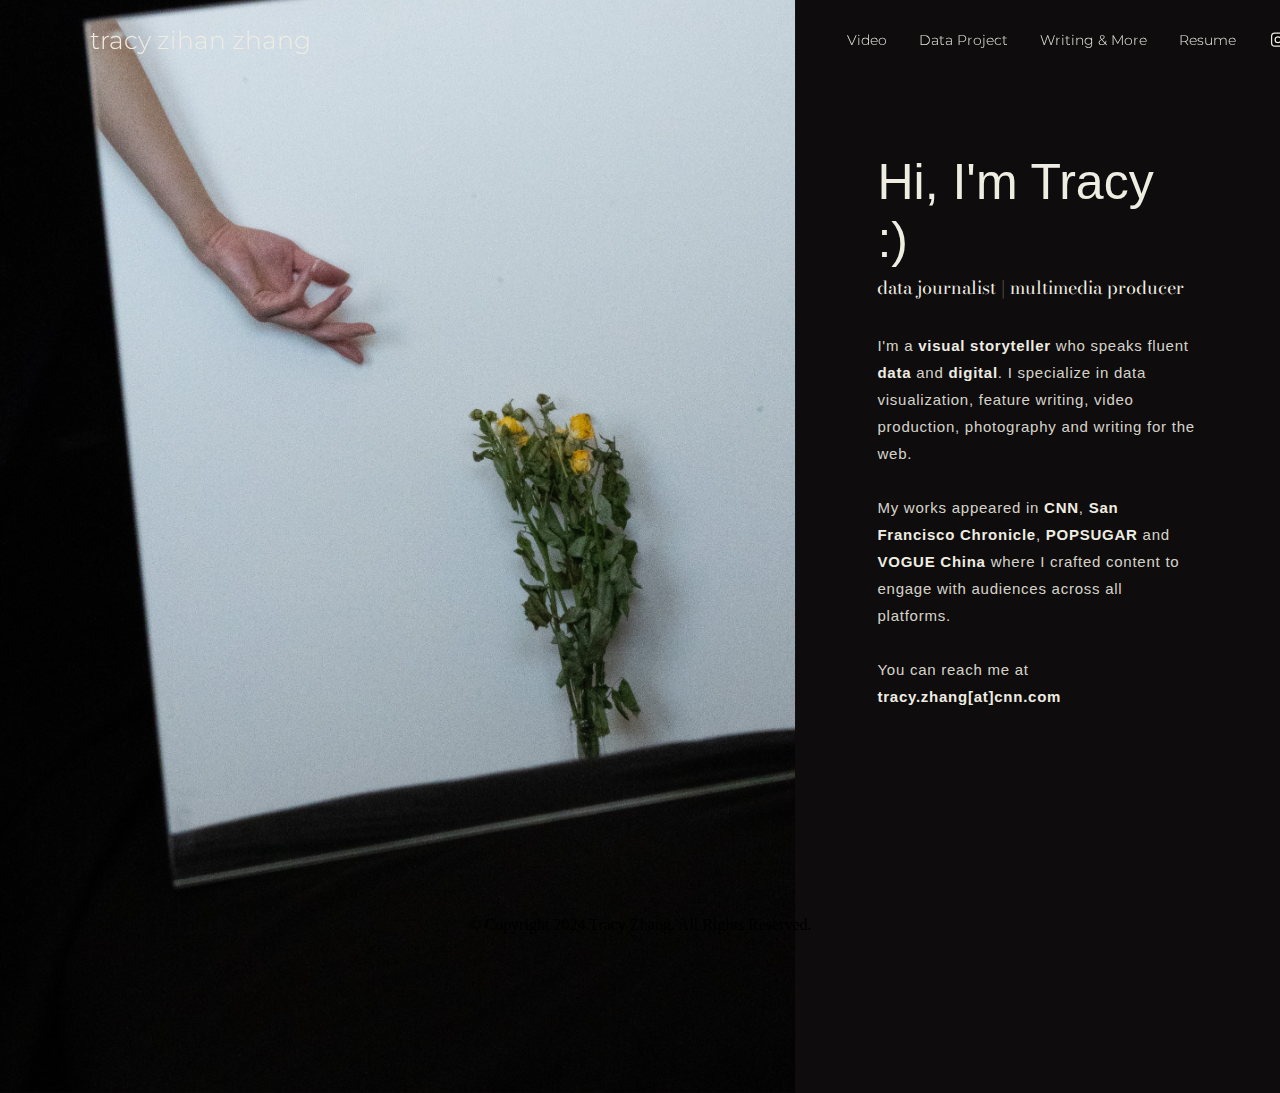
<file: docs/index.html>
<!DOCTYPE html>
<html>
  <head>
    <link href="./css/main_page.css" rel="stylesheet" type="text/css">
    <link rel="preconnect" href="https://fonts.googleapis.com">
    <link rel="preconnect" href="https://fonts.gstatic.com" crossorigin>
    <link href="https://fonts.googleapis.com/css2?family=Montserrat:wght@200;300;500;600;700&display=swap" rel="stylesheet">
    <link href="https://fonts.googleapis.com/css2?family=Bodoni+Moda:ital,opsz,wght@0,6..96,400..900;1,6..96,400..900&display=swap" rel="stylesheet">
    <title>Tracy Zhang | portfolio</title>  
    <script data-goatcounter="https://tracyzz.goatcounter.com/count"
        async src="//gc.zgo.at/count.js"></script>
  </head>


  <body>
    <!-- navigation bar top -->
    <nav>
      <div class="title"><a href="index.html">tracy zihan zhang</a></div>
      
      <ul>
        <li><a href="video_page.html">Video</a></li>
        <li><a href="data_page.html">Data Project</a></li>
        <li><a href="writing_page.html">Writing & More</a></li>
        <li><a href="./src/pdfs/resume.pdf" download="Tracy Zhang Resume.pdf">Resume</a></li>
        <li class="social-icons">
          <a href="https://www.instagram.com/kacha_kachaaa/?__d=11" target="_blank">
            <svg id="instagram" xmlns="http://www.w3.org/2000/svg" viewBox="0 0 500 350" aria-label="Instagram">

                <!-- rounded-square frame (black fill, white stroke) -->
                <rect class="stencil" x="75" y="75" width="270" height="270" rx="65.88" ry="65.88"/>

                <!-- lens circle (black fill, white stroke) -->
                <circle class="stencil" cx="208.5" cy="211.5" r="60"/>

                <!-- tiny viewfinder dot (white fill) -->
                <circle class="dot" cx="291.5" cy="127.5" r="15"/>
            </svg>
          </a>
        </li>

        <li class="social-icons">
          <a href="https://www.linkedin.com/in/tracyzzz/" target="_blank">
              <svg id="linkedin" xmlns="http://www.w3.org/2000/svg" viewBox="0 0 500 350" aria-label="LinkedIn">

                <!-- rounded-square frame -->
                <rect class="stencil" x="75" y="75" width="270" height="270" rx="50" ry="50"/>

                <!-- "i" -->
                <circle class="dot" cx="150" cy="150" r="20"/>
                <rect class="dot" x="135" y="190" width="35" height="90"/>

                <!-- "n" -->
                <rect class="dot" x="190" y="190" width="35" height="90"/>
                <rect class="dot" x="200" y="180" width="85" height="30"/>
                <rect class="dot" x="250" y="190" width="35" height="90"/>

            </svg>
          </a>
        </li>

        <li class="social-icons">
          <a href="https://github.com/tracyzzzz" target="_blank">
              <svg id="github" xmlns="http://www.w3.org/2000/svg" viewBox="0 0 500 350" aria-label="GitHub">

                <!-- rounded-square frame -->
                <rect class="stencil" x="75" y="75" width="270" height="270" rx="65" ry="65"/>

                <!-- head -->
                <ellipse class="dot" cx="210" cy="200" rx="85" ry="65"/>

                <!-- Ears -->
                <polygon class="dot" points="150,162 160,120 200,140"/>
                <polygon class="dot" points="215,140 255,120 265,162"/>

                <!-- Body -->
                <polygon class="dot" points="170,350 200,160 220,160 250,350"/>

            </svg>
          </a>
        </li>

      </ul>
    </nav>


    <!--hamburger bar side -->
    <!-- <div role="navigation">
      <div id="menuToggle">
        <input type="checkbox" />
          <span></span>
          <span></span>
          <span></span>
          <ul id="menu">
            <li><a href="#mapSection">Map Tool</a></li>
            <li><a href="#dataSection">Data</a></li>
            <li><a href="#narrativeSection">Student voices</a></li> -->
            <!--the below section can be added if you want students to submit crime tips 
              to you about incidents they see on your site-->
            <!--<a href="#tipsSection"><li>Your Story</li></a> -->
            <!-- <li><a href="#inspoSection">About Us</a></li>
          </ul>
      </div>
    </div> -->

    <section id="landing-page">
      <div id="image">
        <img src="./src/DSC05643_edited.jpg"/>
      </div>

      <div id="text">
        <div id="text-content">
          <div id="titles">
            <h1>Hi, I'm Tracy :)</h1>
            <p>data journalist | multimedia producer</p>
          </div>

          <div id="paragraph">
              <p>I'm a <b>visual storyteller</b> who speaks fluent <b>data</b> and <b>digital</b>. I specialize in data visualization, feature writing, video production, photography and writing for the web.  
                <br><br>
                My works appeared in <b>CNN</b>, <b>San Francisco Chronicle</b>, <b>POPSUGAR</b> and <b>VOGUE China</b> where I crafted content to engage with audiences across all platforms.
                <br><br>
                You can reach me at <b>tracy.zhang[at]cnn.com</b>
              </p>
          </div>
        </div>
      </div>

    </section>
  </body>
  <footer> 
    <p> © Copyright 2024 Tracy Zhang. All Rights Reserved. </p>
  </footer>
</html>
</file>
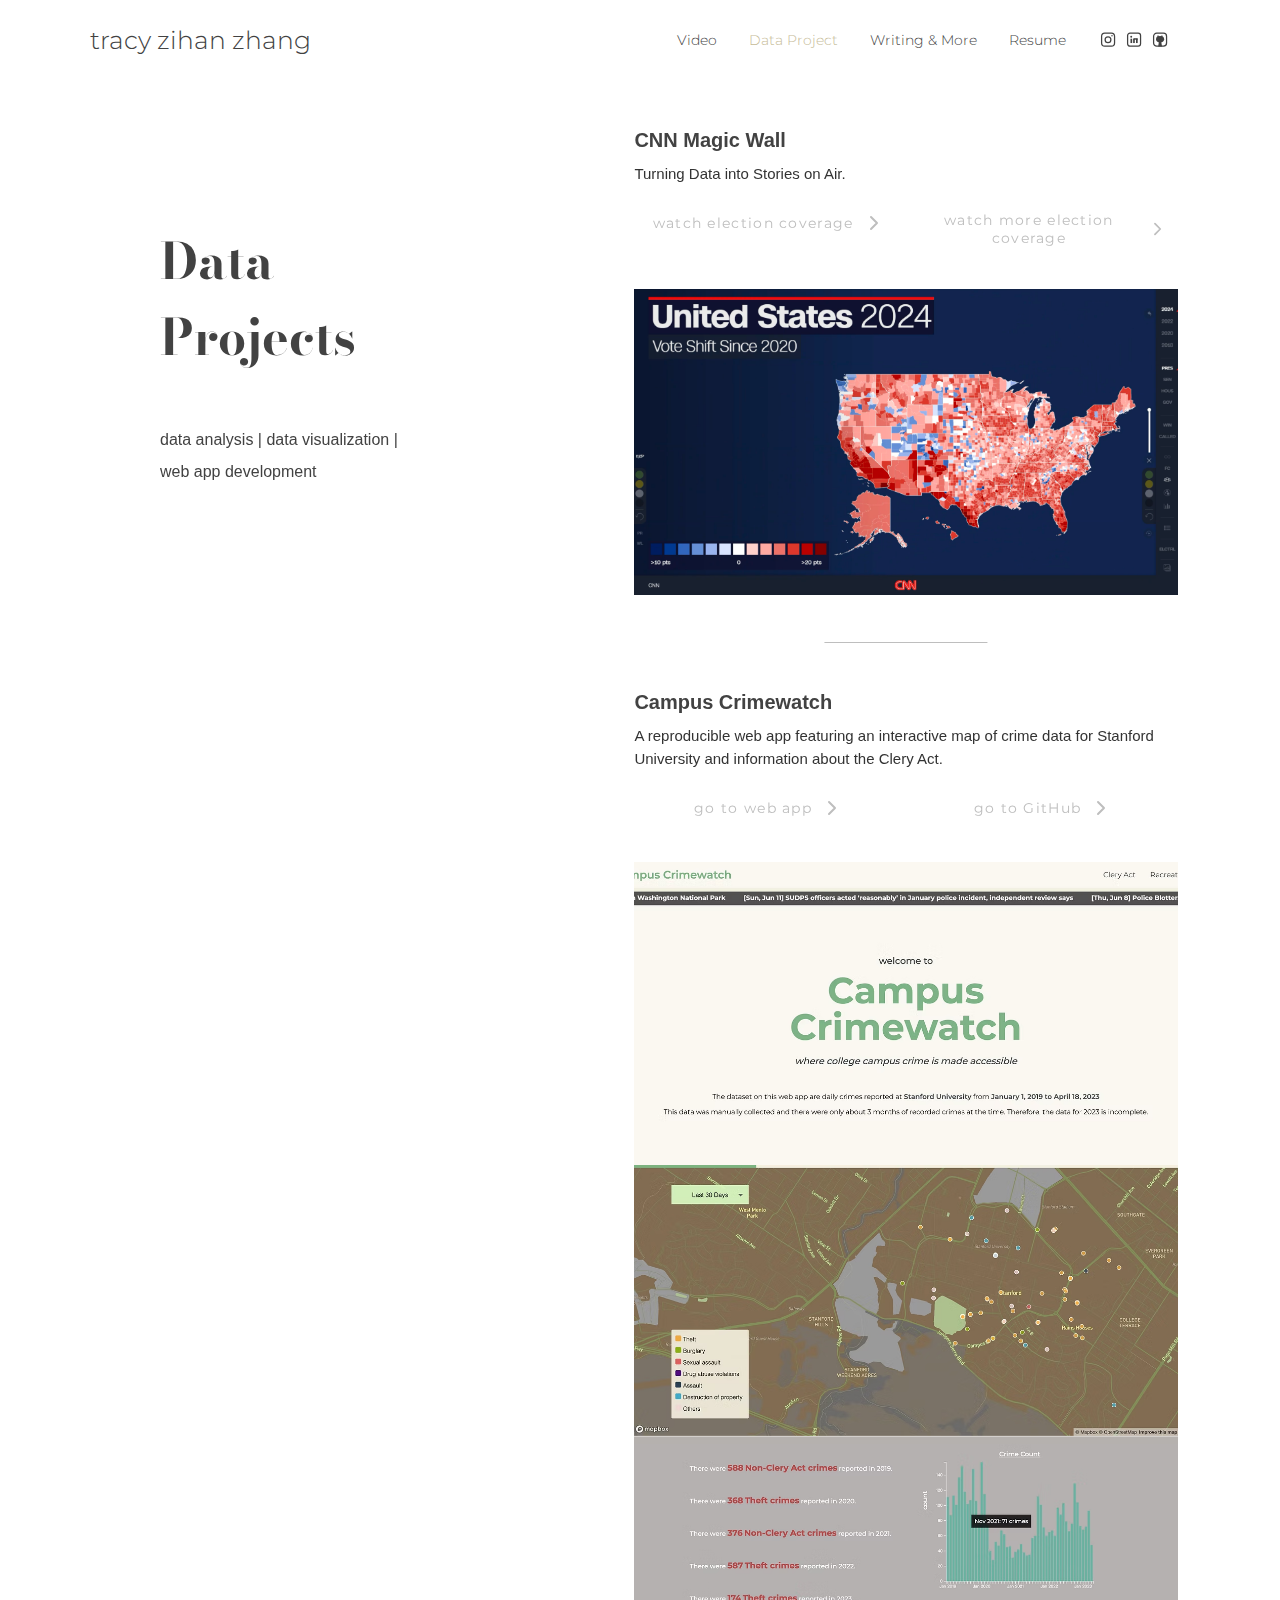
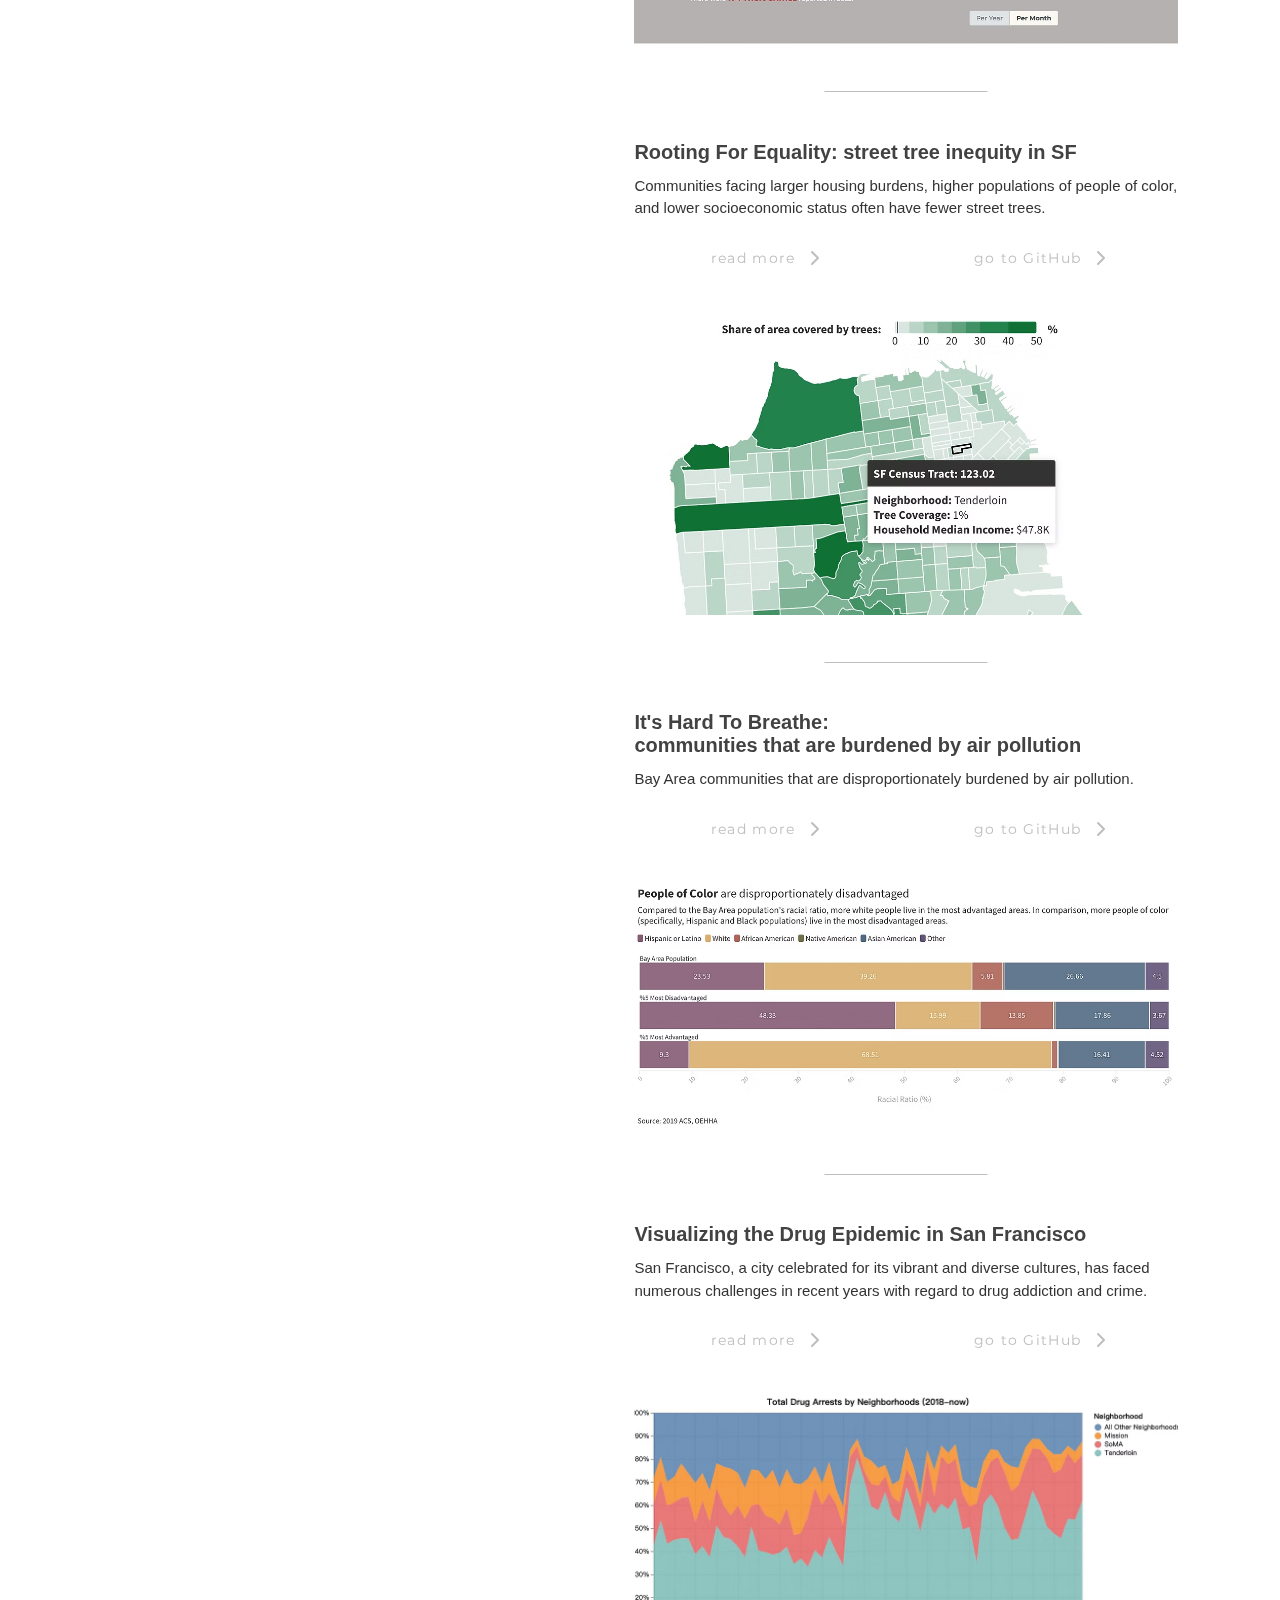
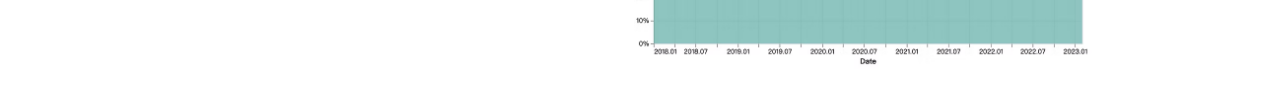
<file: docs/data_page.html>
<!DOCTYPE html>
<html>
  <head>
    <link href="../css/data_page.css" rel="stylesheet" type="text/css">
    <link href="https://fonts.googleapis.com/css2?family=Montserrat:wght@200;300;500;600;700&display=swap" rel="stylesheet">
    <link href="https://fonts.googleapis.com/css2?family=Bodoni+Moda:ital,opsz,wght@0,6..96,400..900;1,6..96,400..900&display=swap" rel="stylesheet">
    <title>Tracy Zhang | Data Project</title>  
  </head>


  <body>
    <nav>
      <div class="title"><a href="index.html">tracy zihan zhang</a></div>
      
      <ul>
        <li><a href="video_page.html">Video</a></li>
        <li><a class="selected" href="data_page.html">Data Project</a></li>
        <li><a href="writing_page.html">Writing & More</a></li>
        <li><a href="">Resume</a></li>
        <li class="social-icons">
          <a href="https://www.instagram.com/kacha_kachaaa/?__d=11" target="_blank">
            <svg id="instagram" xmlns="http://www.w3.org/2000/svg" viewBox="0 0 500 350" aria-label="Instagram">

                <!-- rounded-square frame (black fill, white stroke) -->
                <rect class="stencil" x="75" y="75" width="270" height="270" rx="65.88" ry="65.88"/>

                <!-- lens circle (black fill, white stroke) -->
                <circle class="stencil" cx="208.5" cy="211.5" r="60"/>

                <!-- tiny viewfinder dot (white fill) -->
                <circle class="dot" cx="291.5" cy="127.5" r="15"/>
            </svg>
          </a>
        </li>

        <li class="social-icons">
          <a href="https://www.linkedin.com/in/tracyzzz/" target="_blank">
              <svg id="linkedin" xmlns="http://www.w3.org/2000/svg" viewBox="0 0 500 350" aria-label="LinkedIn">

                <!-- rounded-square frame -->
                <rect class="stencil" x="75" y="75" width="270" height="270" rx="50" ry="50"/>

                <!-- "i" -->
                <circle class="dot" cx="150" cy="150" r="20"/>
                <rect class="dot" x="135" y="190" width="35" height="90"/>

                <!-- "n" -->
                <rect class="dot" x="190" y="190" width="35" height="90"/>
                <rect class="dot" x="200" y="180" width="85" height="30"/>
                <rect class="dot" x="250" y="190" width="35" height="90"/>

            </svg>
          </a>
        </li>

        <li class="social-icons">
          <a href="https://github.com/tracyzzzz" target="_blank">
              <svg id="github" xmlns="http://www.w3.org/2000/svg" viewBox="0 0 500 350" aria-label="GitHub">

                <!-- rounded-square frame -->
                <rect class="stencil" x="75" y="75" width="270" height="270" rx="65" ry="65"/>

                <!-- head -->
                <ellipse class="dot" cx="210" cy="200" rx="85" ry="65"/>

                <!-- Ears -->
                <polygon class="dot" points="150,162 160,120 200,140"/>
                <polygon class="dot" points="215,140 255,120 265,162"/>

                <!-- Body -->
                <polygon class="dot" points="170,350 200,160 220,160 250,350"/>

            </svg>
          </a>
        </li>

      </ul>
    </nav>

    <section id="data-page">
      <div id="title">
        <h1>Data <br> Projects</h1>
        <p>data analysis | data visualization | <br> web app development</p>
      </div>

      <div id="projects">
        <div id="project5" class="project">
          <h2>CNN Magic Wall</h2>
          <p>Turning Data into Stories on Air.</p>
          <div class="buttons">
            <a href="https://www.youtube.com/watch?v=5_DHl4Kp77A" target="_blank">
              <button>
                watch election coverage
                <svg width="12" height="12" viewBox="0 0 24 24" fill="none" xmlns="http://www.w3.org/2000/svg">
                  <path d="M9 18L15 12L9 6" stroke-width="2" stroke-linecap="round" stroke-linejoin="round"/>
                </svg>
              </button>
            </a>
            <a href="https://www.youtube.com/watch?v=3PTnzXozmhc" target="_blank">
              <button>
                watch more election coverage
                <svg width="12" height="12" viewBox="0 0 24 24" fill="none" xmlns="http://www.w3.org/2000/svg">
                  <path d="M9 18L15 12L9 6" stroke-width="2" stroke-linecap="round" stroke-linejoin="round"/>
                </svg>
              </button>
            </a>
          </div>
          <img src="../src/vote shifts.png" alt="Campus Crimewatch Screenshot">
        </div>


        <div id="project1" class="project">
          <h2>Campus Crimewatch</h2>
          <p>A reproducible web app featuring an interactive map of crime data for Stanford University and information about the Clery Act.</p>
          <div class="buttons">
            <a href="https://campus-crime-watch.github.io/" target="_blank">
              <button>
                go to web app
                <svg width="12" height="12" viewBox="0 0 24 24" fill="none" xmlns="http://www.w3.org/2000/svg">
                  <path d="M9 18L15 12L9 6" stroke-width="2" stroke-linecap="round" stroke-linejoin="round"/>
                </svg>
              </button>
            </a>
            <a href="https://github.com/campus-crime-watch/campus-crime-watch.github.io" target="_blank">
              <button>
                go to GitHub
                <svg width="12" height="12" viewBox="0 0 24 24" fill="none" xmlns="http://www.w3.org/2000/svg">
                  <path d="M9 18L15 12L9 6" stroke-width="2" stroke-linecap="round" stroke-linejoin="round"/>
                </svg>
              </button>
            </a>
          </div>
          <img src="../src/campus_crimewatch.avif" alt="Campus Crimewatch Screenshot">
          <img src="../src/map.avif" alt="Campus Crimewatch Screenshot">
          <img src="../src/d3.avif" alt="Campus Crimewatch Screenshot">
        </div>
        
        <div id="project2" class="project">
          <h2>Rooting For Equality: street tree inequity in SF</h2>
          <p>Communities facing larger housing burdens, higher populations of people of color, and lower socioeconomic status often have fewer street trees.</p>
          <div class="buttons">
            <a href="trees_story.html" target="_blank">
              <button>
                read more
                <svg width="12" height="12" viewBox="0 0 24 24" fill="none" xmlns="http://www.w3.org/2000/svg">
                  <path d="M9 18L15 12L9 6" stroke-width="2" stroke-linecap="round" stroke-linejoin="round"/>
                </svg>
              </button>
            </a>
            <a href="https://github.com/tracyzzzz/sf_trees_inequity" target="_blank">
              <button>
                go to GitHub
                <svg width="12" height="12" viewBox="0 0 24 24" fill="none" xmlns="http://www.w3.org/2000/svg">
                  <path d="M9 18L15 12L9 6" stroke-width="2" stroke-linecap="round" stroke-linejoin="round"/>
                </svg>
              </button>
            </a>
          </div>
          <img src="../src/trees.avif" alt="Rooting For Equality Screenshot">
        </div>

        <div id="project3" class="project">
          <h2>It's Hard To Breathe: <br>
          communities that are burdened by air pollution</h2>
          <p>Bay Area communities that are disproportionately burdened by air pollution.</p>
          <div class="buttons">
            <a href="https://public.flourish.studio/story/1765355/" target="_blank">
              <button>
                read more
                <svg width="12" height="12" viewBox="0 0 24 24" fill="none" xmlns="http://www.w3.org/2000/svg">
                  <path d="M9 18L15 12L9 6" stroke-width="2" stroke-linecap="round" stroke-linejoin="round"/>
                </svg>
              </button>
            </a>
            <a href="https://github.com/tracyzzzz/air_quality_inequity" target="_blank">
              <button>
                go to GitHub
                <svg width="12" height="12" viewBox="0 0 24 24" fill="none" xmlns="http://www.w3.org/2000/svg">
                  <path d="M9 18L15 12L9 6" stroke-width="2" stroke-linecap="round" stroke-linejoin="round"/>
                </svg>
              </button>
            </a>
          </div>
          <img src="../src/pollution.avif" alt="Air Quality Screenshot">
        </div>

        <div id="project4" class="project">
          <h2>Visualizing the Drug Epidemic in San Francisco</h2>
          <p>San Francisco, a city celebrated for its vibrant and diverse cultures, has faced numerous challenges in recent years with regard to drug addiction and crime.</p>
          <div class="buttons">
            <a href="https://nbviewer.org/github/fishdmy/sfpd-data/blob/main/notebooks/drug_epidemic.ipynb" target="_blank">
              <button>
                read more
                <svg width="12" height="12" viewBox="0 0 24 24" fill="none" xmlns="http://www.w3.org/2000/svg">
                  <path d="M9 18L15 12L9 6" stroke-width="2" stroke-linecap="round" stroke-linejoin="round"/>
                </svg>
              </button>
            </a>
            <a href="https://github.com/fishdmy/sfpd-data" target="_blank">
              <button>
                go to GitHub
                <svg width="12" height="12" viewBox="0 0 24 24" fill="none" xmlns="http://www.w3.org/2000/svg">
                  <path d="M9 18L15 12L9 6" stroke-width="2" stroke-linecap="round" stroke-linejoin="round"/>
                </svg>
              </button>
            </a>
          </div>
          <img src="../src/drugs.avif" alt="Visualizing the Drug Epidemic in San Francisco Screenshot">
        </div>
      </div>

    </section>
  </body>
</html>
</file>
<file: docs/css/main_page.css>
body {
    margin: 0; 
    padding: 0;
    background-color: #0E0C0C;
    text-align: center;
    overflow: hidden;
  }

nav {
    /* box-shadow: 0px 2px 10px #F5F1E0;  */
    font-family: 'Montserrat', sans-serif;
    overflow: hidden;
    display: flex;
    justify-content: space-between;
    align-items: center;
    padding: 0px 20px;
    margin: 0;
    box-sizing: border-box;
    width: 100%;
    min-width: 1450px; 
    position:fixed;
    top:0;
    z-index: 5;
    height: 80px; /* Add explicit height for the nav */
  }

nav .title {
    color: #EFECE2;
    font-size: 25px;
    margin-left: 70px;
    font-weight: 300;
    display: flex;
    align-items: left;
  }

nav .title a {
    text-decoration: None;
    color:#EFECE2;
  }
  
nav ul {
    list-style-type: none;
    margin-right: 100px;
    padding: 0;
    display: flex;
    align-items: center;
  }
  
nav li {
    margin-right: 0px;
    padding: 0px 0px;
    vertical-align: middle;
  }

nav li a {
    display:block;
    color: #EFECE2;
    text-align: center;
    padding: 33px 16px;
    font-size: 14px;
    text-decoration: none;
    font-weight: 300;
    transition: color 0.3s ease;
  }
  
nav li a:hover {
    color: #C6BB97;
    margin:0;
    padding:auto;
  }

nav li .selected,
nav li .selected:hover {
  color: #C6BB97;
}

svg { width: 24px; height: 24px; color: #EFECE2; transition: color 0.3s ease;} 

svg:hover { width: 24px; height: 24px; color: #C6BB97; } 



.social-icons {
  margin-left: 0px; /* Reduce this value to bring them closer */
  margin-right: -30px; /* Add this to control spacing */
}

/* draw as white strokes on black fill */
.social-icons .stencil {
    fill:#000;                 /* inside is black to blend with dark bg */
    stroke:currentColor;       /* line color = white from svg { color } */
    stroke-width:26;           /* adjust thickness to taste */
    stroke-linecap:round;
    stroke-linejoin:round;
    shape-rendering:geometricPrecision;
}
.social-icons .dot {
    fill:currentColor;         
    stroke:none;
}



#landing-page {
    display: flex;
    height: 100vh;
    text-align: center;
    position:relative;    
    font-family: 'Avenir',sans-serif;
    min-width: 1450px; 
  }

  #landing-page #image {
    flex: 1; /* 50% of the page */
    display: flex;
    justify-content: center;
    align-items: center;

  }

  #landing-page #image img{
    max-width: 100%; /* Ensures the image scales within its container */
    max-height: 100%; /* Ensures the image doesn't overflow */
    object-fit: cover; /* Keeps the aspect ratio intact */
    z-index: -1;
    transform: scale(1.4) translateY(1%)

  }

  #landing-page #text {
    flex: 1; /* 50% of the page */
    padding: 2rem; /* Add spacing inside the text section */
    display: flex;
    flex-direction: column;
    color: #EFECE2;
    margin-top: 6%;
  }

  
  #landing-page #text #text-content {
    width: 46%;
    margin-left:22%;
    display: flex;
    flex-direction: column;
    align-items: left; /* center contents like h1 and p */ 
    text-align: left;
  }

  #landing-page #text #titles h1{
    font-size: 50px;
    font-weight: 400;
    margin-bottom: 2px;
  }


  #landing-page #text #titles p{
    font-family: "Bodoni Moda", serif;
    font-size: 18px;
    font-weight: 200;
    margin-top: 5px;
    margin-bottom: 1rem;
  }

  #landing-page #text #paragraph{
    font-family: 'Avenir-Light',sans-serif;
    font-size: 15px;
    letter-spacing: 0.05em;
    line-height: 1.8;
    color: rgba(239, 236, 226, 0.9)
  }

  #landing-page #text #paragraph b{
    font-family: 'Avenir-Medium',sans-serif;
    letter-spacing: 0.05em;
    line-height: 1.8;
    color: rgba(239, 236, 226, 1)
  }
</file>
<file: css/data_page.css>
body {
    margin: 0; 
    padding: 0;
    background-color: #ffffff;
    text-align: center;
    min-width: 960px; 
  }

  nav {
    font-family: 'Montserrat', sans-serif;
    overflow: hidden;
    display: flex;
    justify-content: space-between;
    align-items: center;
    padding: 0px 20px;
    margin: 0;
    box-sizing: border-box;
    width: 100%;
    min-width: 960px; 
    position:fixed;
    top:0;
    z-index: 5;
    height: 80px; /* Add explicit height for the nav */
    background-color: #ffffff; /* Add background to prevent content showing through */
  }

  nav .title {
      color: #424242;
      font-size: 25px;
      margin-left: 70px;
      font-weight: 300;
      display: flex;
      align-items: left;
    }

  nav .title a {
      text-decoration: None;
      color:#424242;
    }
    
  nav ul {
      list-style-type: none;
      margin-right: 100px;
      padding: 0;
      display: flex;
      align-items: center;
    }
    
  nav li {
      margin-right: 0px;
      padding: 0px 0px;
      vertical-align: middle;
    }

  nav li a {
      display:block;
      color: #424242;
      text-align: center;
      padding: 33px 16px;
      font-size: 14px;
      text-decoration: none;
      font-weight: 300;
      transition: color 0.3s ease;
    }
    
  nav li a:hover {
      color: #C6BB97;
      margin:0;
      padding:auto;
    }

  nav li .selected,
  nav li .selected:hover {
    color: #C6BB97;
  }

  svg { width: 24px; height: 24px; color: #424242; transition: color 0.3s ease;} 

  svg:hover { width: 24px; height: 24px; color: #C6BB97; } 



.social-icons {
  margin-left: 0px; /* Reduce this value to bring them closer */
  margin-right: -30px; /* Add this to control spacing */
}

/* draw as white strokes on black fill */
.social-icons .stencil {
    fill:#ffffff;                 /* inside is black to blend with dark bg */
    stroke:currentColor;       /* line color = white from svg { color } */
    stroke-width:26;           /* adjust thickness to taste */
    stroke-linecap:round;
    stroke-linejoin:round;
    shape-rendering:geometricPrecision;
}
.social-icons .dot {
    fill:currentColor;         
    stroke:none;
}
  
  #data-page {
    display: flex;
    height: 100vh;
    text-align: center;
    position:relative;    
    font-family: 'Avenir',sans-serif;
    min-width: 1450px; 
  }


  #data-page #title {
    flex: 1; /* 50% of the page */
    padding: 2rem; 
    display: flex;
    flex-direction: column;
    color: #424242;
    margin-top: 6%;
    font-size: 20px;
    position: fixed;
    top: 50px;
    width: 50%;
  }

  #data-page #title h1 {
    font-family: "Bodoni Moda", serif;
    font-size: 50px;
    margin-left: 20%;
    margin-top: 10%;
    text-align: left;
  }

  #data-page #title p {
    font-family: 'Avenir Light', sans-serif;
    font-size: 16px;
    margin-left: 20%;
    text-align: left;
    font-weight: 300;
    line-height: 2;
  }

  #data-page #projects {
    flex: 1; /* 50% of the page */
    display: flex;
    flex-direction: column;
    justify-content: flex-start;
    align-items: center;
    margin-left: 25%;
    margin-top: 80px;
    padding: 2rem 0;
  }

  .project {
    margin-bottom: 3rem;
    text-align: left;
    max-width: 50%;
    position: relative;
  }

  .project:not(:last-child)::after {
  content: '';
  position: absolute;
  bottom: -1rem; /* Half of margin-bottom to center the line */
  left: 50%;
  transform: translateX(-50%);
  width: 30%; 
  height: 1px;
  background-color: #BEBEBE;
}

  .project h2 {
    font-size: 24px;
    color: #424242;
    margin-bottom: 1rem;
    font-family: 'Avenir', sans-serif;
    font-weight: 600;
    font-size: 20px;
  }

  .project p {
    font-size: 15px;
    color: #333;
    font-family: 'Avenir Light', sans-serif;
    margin-bottom: 1rem;
    margin-top: -5px;
    line-height: 1.5;
  }

  .buttons {
    display: flex;
    margin-bottom: 2rem;
    gap:5px;
    width: 100%; 
  } 

  .buttons a {
    flex: 1;
    text-decoration: none;
  }


  .buttons button {
    width: 100%;
    flex: 1; 
    padding: 10px 10px;
    background-color: transparent;
    color: #BEBEBE;
    font-family: 'Montserrat', sans-serif;
    letter-spacing: 1.3px;
    border: none;
    cursor: pointer;
    font-size: 14px;
    transition: background-color 0.3s ease;
    display: flex;
    align-items: center;
    justify-content: center;
    gap: 8px;
  }

  .buttons button svg {
    stroke: #BEBEBE; 
    transition: stroke 0.3s ease; 
}

  .buttons button:hover {
    background-color: #C6BB97;
    color: #ffffff;
  }

  .buttons button:hover svg {
  stroke: #ffffff; 
}

  .project img{
    max-width: 100%; /* Ensures the image scales within its container */
    height: auto; 
    object-fit: cover; /* Keeps the aspect ratio intact */
    margin-bottom: 0; 
    display: block;
  }

  .project img:last-of-type {
    margin-bottom: 2rem;
    display: block;
}
</file>
